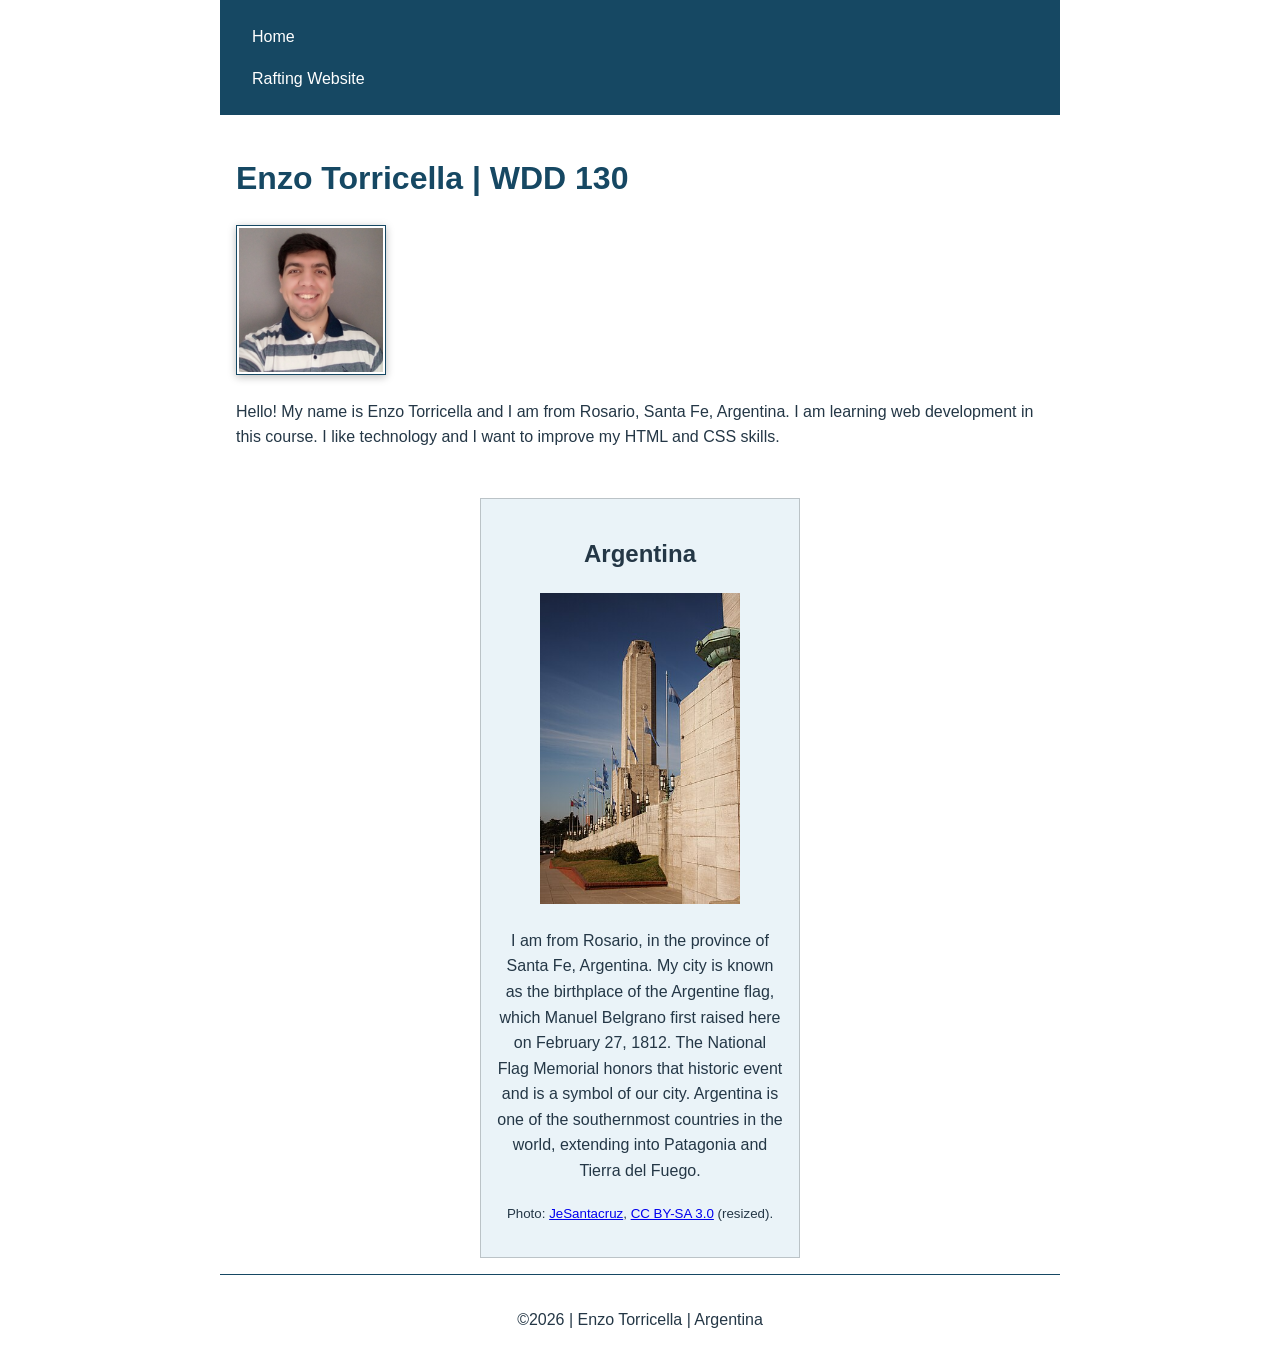
<file: index.html>
<!DOCTYPE html>
<html lang="en">

<head>
    <meta charset="UTF-8">
    <meta name="viewport" content="width=device-width, initial-scale=1.0">
    <title>Enzo Torricella | WDD 130</title>
    <meta name="description" content="Enzo Torricella's WDD 130 course home page, featuring web development assignments, a personal introduction, and information about Argentina.">
    <meta name="author" content="Enzo Torricella">
    <link rel="stylesheet" href="styles/styles.css">
</head>

<body>
    <header>
        <nav>
            <a href="#">Home</a>
            <a href="wwr/">Rafting Website</a>
        </nav>
    </header>
    <main>
        <h1>Enzo Torricella | WDD 130</h1>
        <img src="images/profile.png" alt="Hi, my name is Enzo Torricella" width="150">
        <p>
            Hello! My name is Enzo Torricella and I am from Rosario, Santa Fe, Argentina. I am learning web
            development in this course. I like technology and I want to improve my HTML
            and CSS skills.
        </p>
    </main>
    <aside>
        <h2>Argentina</h2>
        <img src="images/monumento-bandera.jpg" alt="Tower of the National Flag Memorial in Rosario, Santa Fe, Argentina" width="200">
        <p>I am from Rosario, in the province of Santa Fe, Argentina. My city is known as the
            birthplace of the Argentine flag, which Manuel Belgrano first raised here on February 27,
            1812. The National Flag Memorial honors that historic event and is a symbol of our city.
            Argentina is one of the southernmost countries in the world, extending into Patagonia
            and Tierra del Fuego.</p>
        <p><small>Photo: <a href="https://commons.wikimedia.org/wiki/File:A_la_Bandera.JPG">JeSantacruz</a>,
            <a href="https://creativecommons.org/licenses/by-sa/3.0/">CC BY-SA 3.0</a> (resized).</small></p>
    </aside>
    <footer>
        <p>&copy;2026 | Enzo Torricella | Argentina</p>
    </footer>
</body>

</html>
</file>
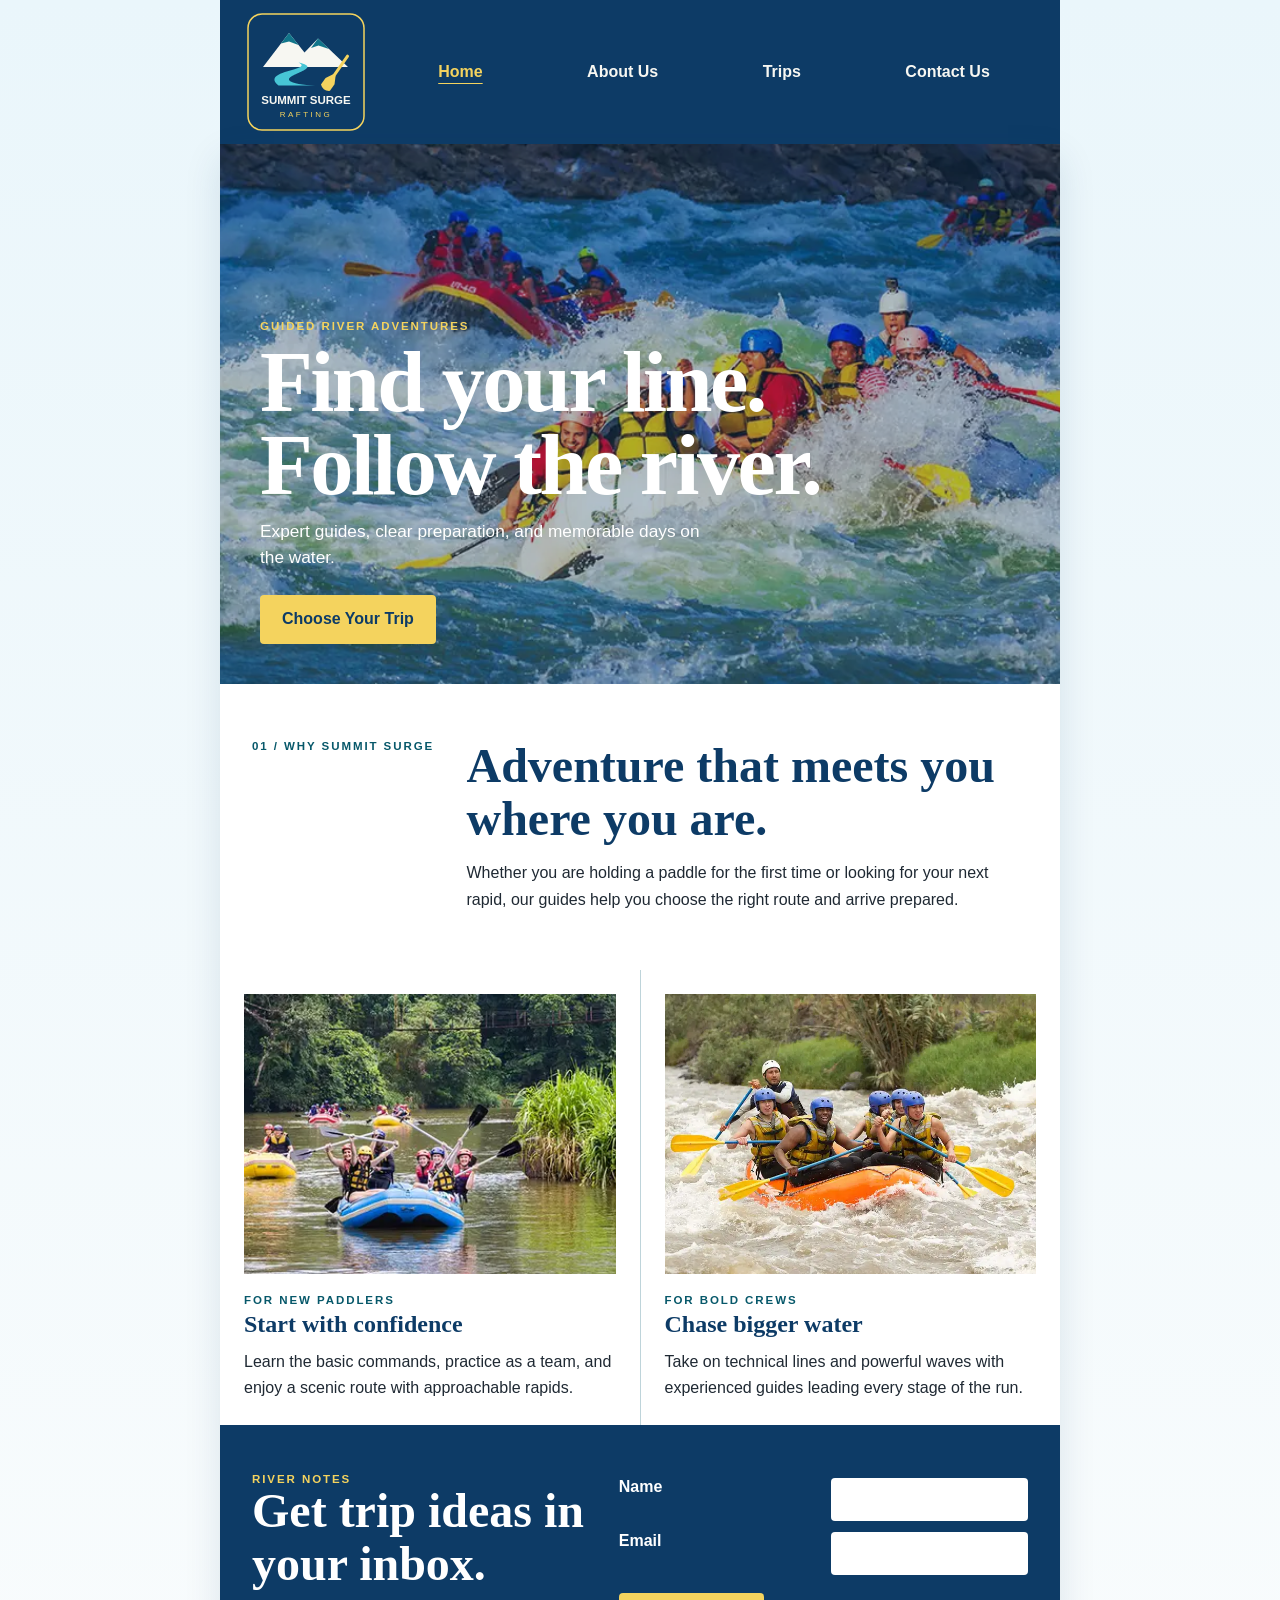
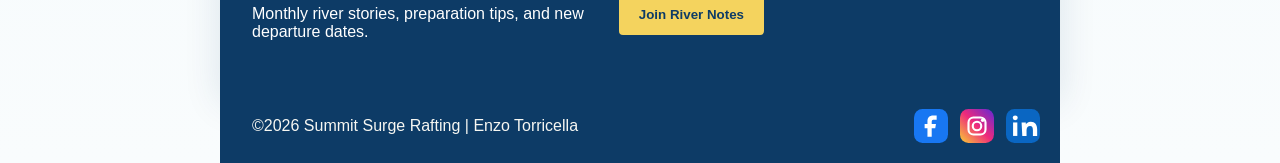
<file: wwr/index.html>
<!DOCTYPE html>
<html lang="en-US">
<head>
    <meta charset="UTF-8">
    <meta name="viewport" content="width=device-width, initial-scale=1.0">
    <meta name="description" content="Plan a guided whitewater rafting adventure with Summit Surge Rafting. Explore river trips for families, first-time paddlers, and experienced crews.">
    <meta name="author" content="Enzo Torricella">
    <title>Summit Surge Rafting | Guided River Adventures</title>
    <link rel="icon" href="images/logo.svg" type="image/svg+xml">
    <link rel="stylesheet" href="styles/rafting.css">
</head>
<body>
    <header>
        <img src="images/logo.svg" alt="Summit Surge Rafting logo">
        <nav aria-label="Primary navigation">
            <ul class="navigation">
                <li><a href="index.html" aria-current="page">Home</a></li>
                <li><a href="about.html">About Us</a></li>
                <li><a href="trips.html">Trips</a></li>
                <li><a href="contact.html">Contact Us</a></li>
            </ul>
        </nav>
    </header>
    <main class="home-page">
        <section class="home-hero">
            <img src="images/hero-rafting.webp" alt="Rafting crews navigating a broad whitewater rapid" width="900" height="465">
            <div class="home-hero-copy">
                <p class="home-kicker">GUIDED RIVER ADVENTURES</p>
                <h1>Find your line.<br>Follow the river.</h1>
                <p>Expert guides, clear preparation, and memorable days on the water.</p>
                <a class="button-link" href="trips.html">Choose Your Trip</a>
            </div>
        </section>
        <section class="home-intro" aria-labelledby="home-intro-title">
            <p class="section-number">01 / WHY SUMMIT SURGE</p>
            <div>
                <h2 id="home-intro-title">Adventure that meets you where you are.</h2>
                <p>Whether you are holding a paddle for the first time or looking for your next rapid, our guides help you choose the right route and arrive prepared.</p>
            </div>
        </section>
        <section class="home-features" aria-label="Our rafting experiences">
            <article>
                <img src="images/adventure-half-day.webp" alt="Rafting groups traveling along a calm tropical river" width="800" height="266">
                <p class="section-number">FOR NEW PADDLERS</p>
                <h2>Start with confidence</h2>
                <p>Learn the basic commands, practice as a team, and enjoy a scenic route with approachable rapids.</p>
            </article>
            <article>
                <img src="images/adventure-rapid-rush.webp" alt="Rafting team paddling through a strong whitewater rapid" width="800" height="534">
                <p class="section-number">FOR BOLD CREWS</p>
                <h2>Chase bigger water</h2>
                <p>Take on technical lines and powerful waves with experienced guides leading every stage of the run.</p>
            </article>
        </section>
        <section class="newsletter" aria-labelledby="newsletter-title">
            <div>
                <p class="section-number">RIVER NOTES</p>
                <h2 id="newsletter-title">Get trip ideas in your inbox.</h2>
                <p>Monthly river stories, preparation tips, and new departure dates.</p>
            </div>
            <form action="#" method="post">
                <label for="newsletter-name">Name</label>
                <input type="text" id="newsletter-name" name="name" autocomplete="name" required>
                <label for="newsletter-email">Email</label>
                <input type="email" id="newsletter-email" name="email" autocomplete="email" required>
                <button type="submit">Join River Notes</button>
            </form>
        </section>
    </main>
    <footer>
        <p>&copy;2026 Summit Surge Rafting | Enzo Torricella</p>
        <nav class="socialmedia" aria-label="Social media">
            <a href="https://facebook.com" aria-label="Facebook"><img src="images/facebook.svg" alt="Facebook icon"></a>
            <a href="https://instagram.com" aria-label="Instagram"><img src="images/instagram.svg" alt="Instagram icon"></a>
            <a href="https://linkedin.com" aria-label="LinkedIn"><img src="images/linkedin.svg" alt="LinkedIn icon"></a>
        </nav>
    </footer>
</body>
</html>
</file>
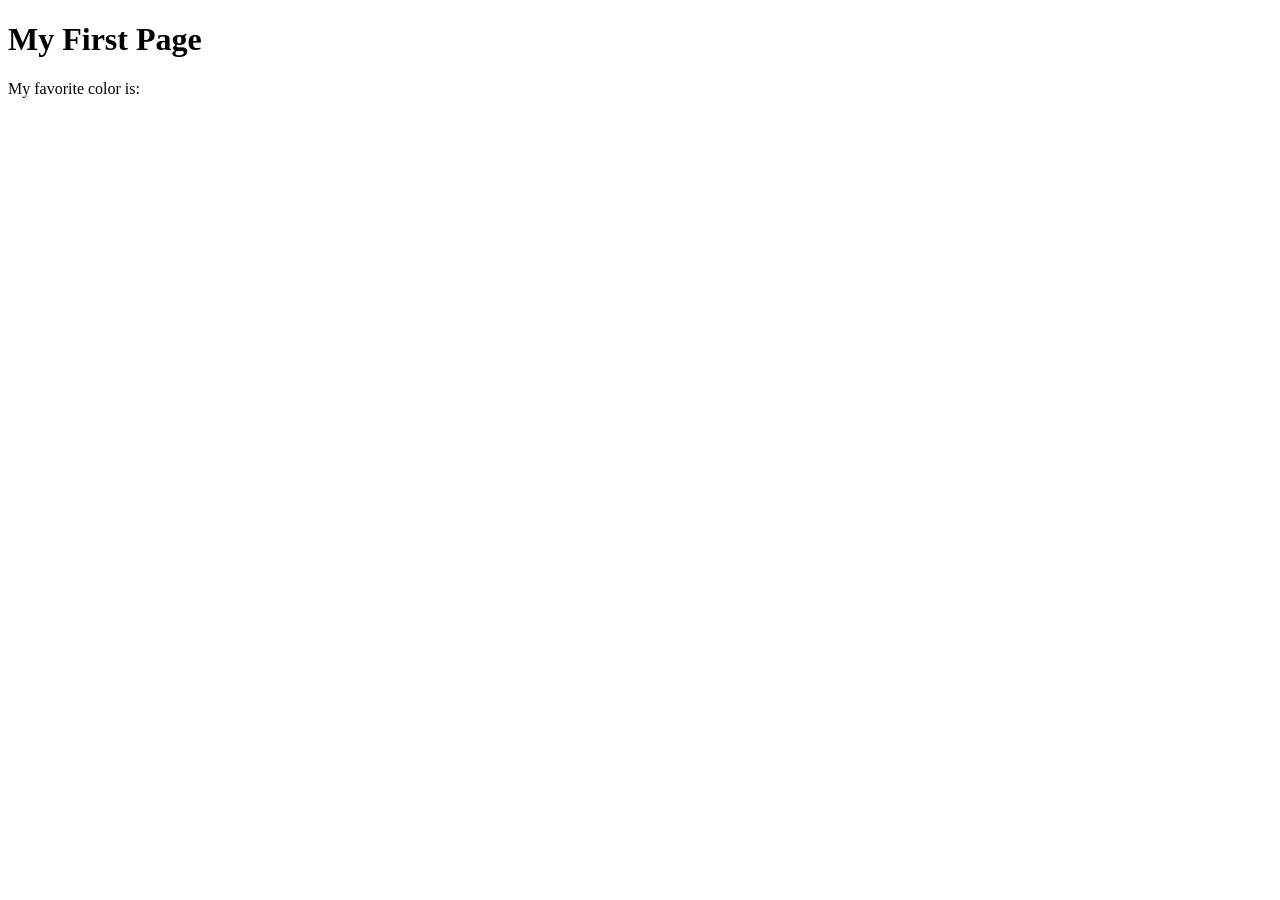
<file: week01/first-page.html>
<!DOCTYPE html>
<html lang="en">
<head>
    <meta charset="UTF-8">
    <meta name="viewport" content="width=device-width, initial-scale=1.0">
    <title>My First Page</title>
</head>
<body>
    <h1>My First Page</h1>
    <p>My favorite color is: </p>
</body>
</html>
</file>
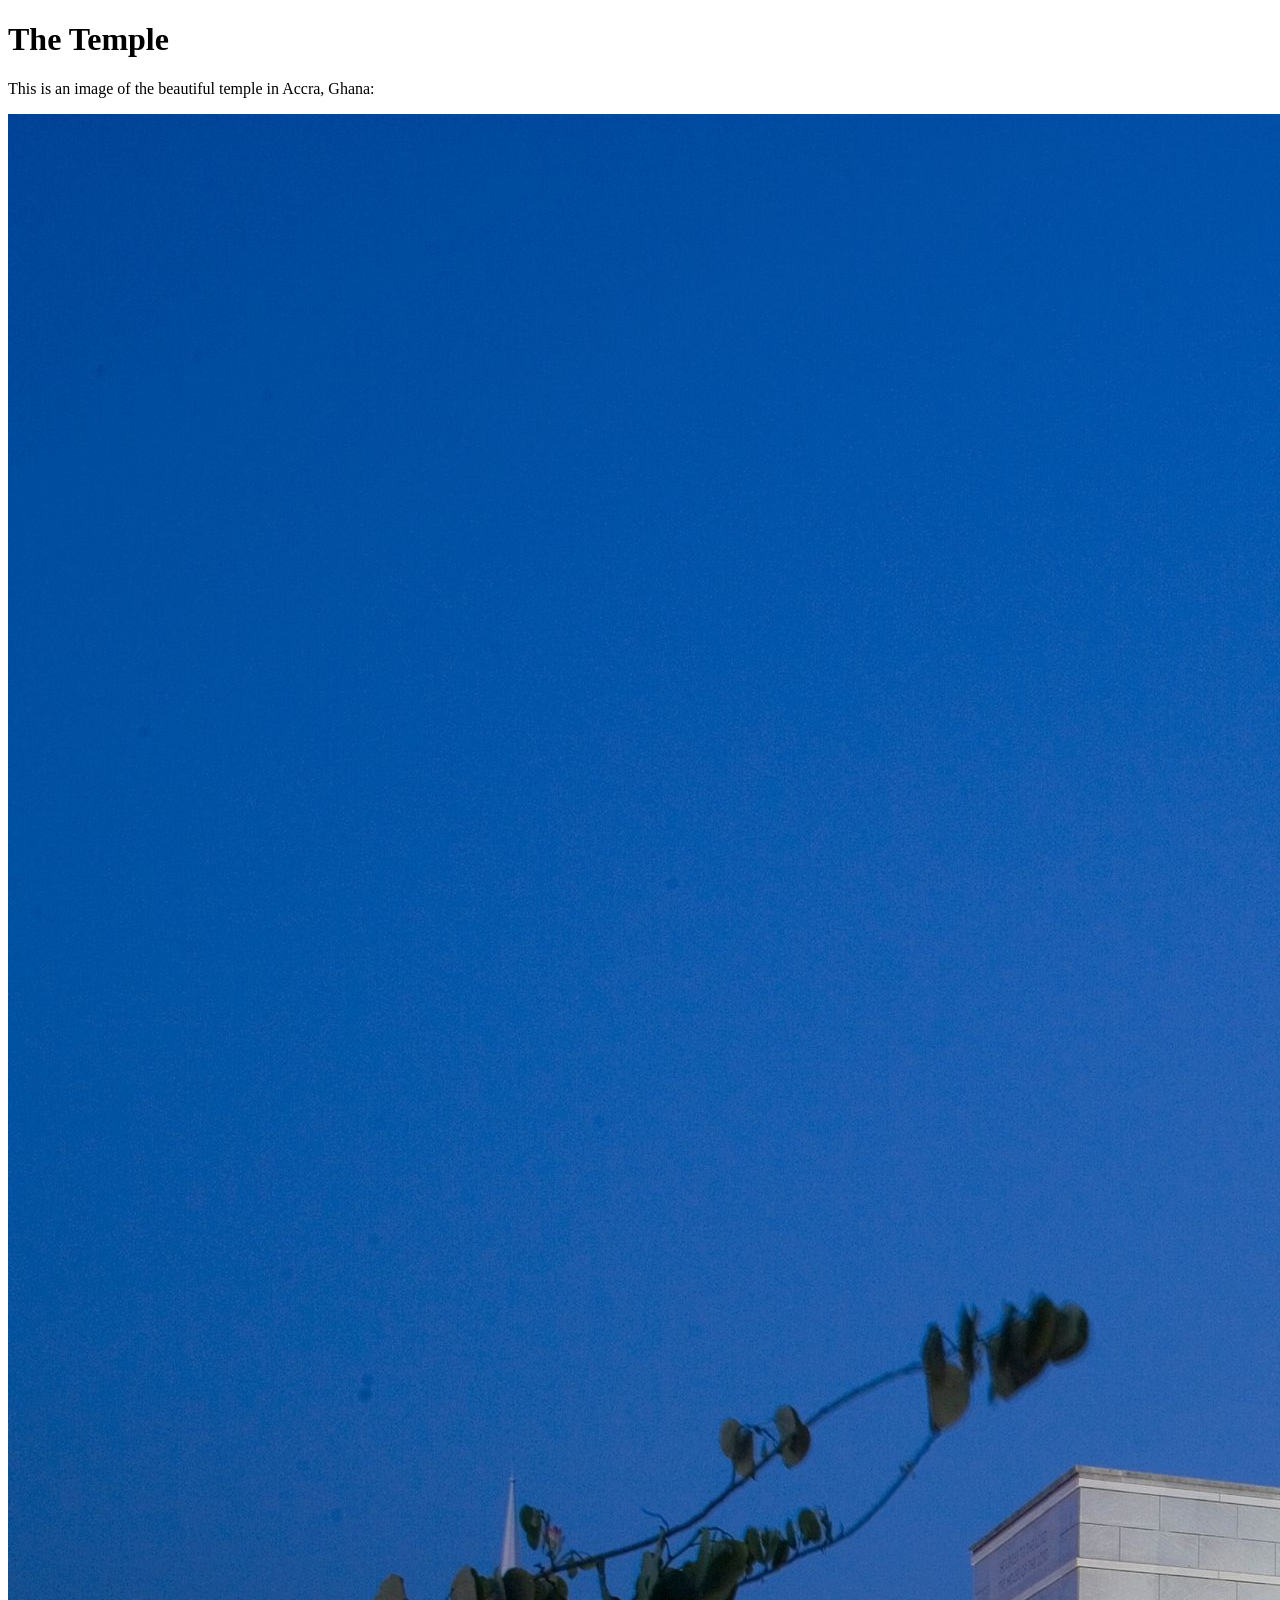
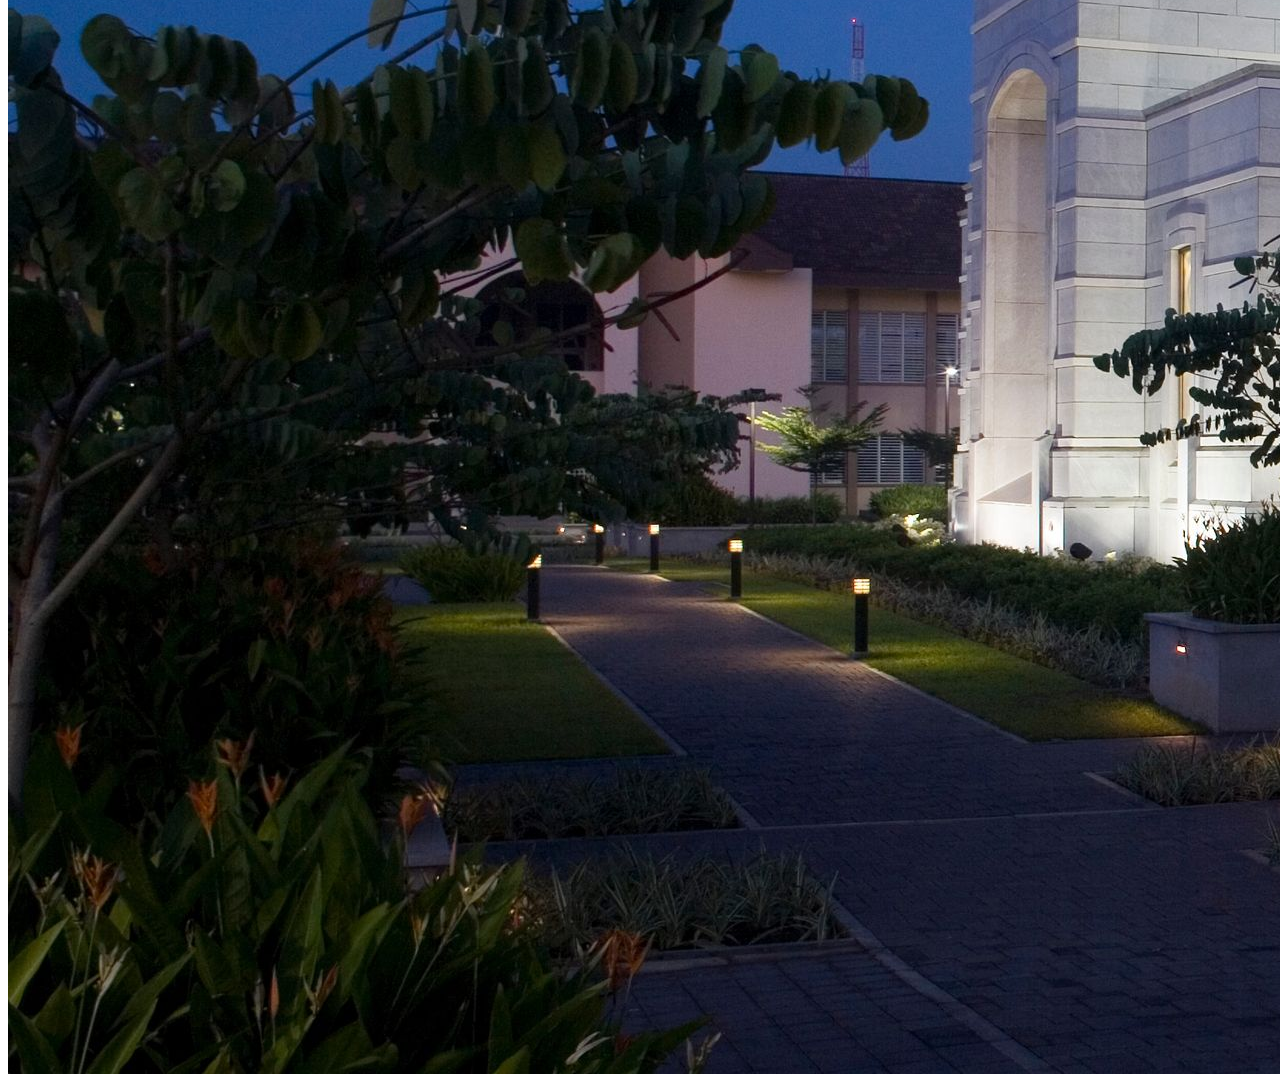
<file: week01/images.html>
<!DOCTYPE html>
<html lang="en">
<head>
    <meta charset="UTF-8">
    <meta name="viewport" content="width=device-width, initial-scale=1.0">
    <title>Temple Image</title>
</head>
<body>
    <h1>The Temple</h1>
    <p>This is an image of the beautiful temple in Accra, Ghana:</p>
    <img src="images/temple-large.jpeg" alt="The Accra Ghana Temple">
    
</body>
</html>
</file>
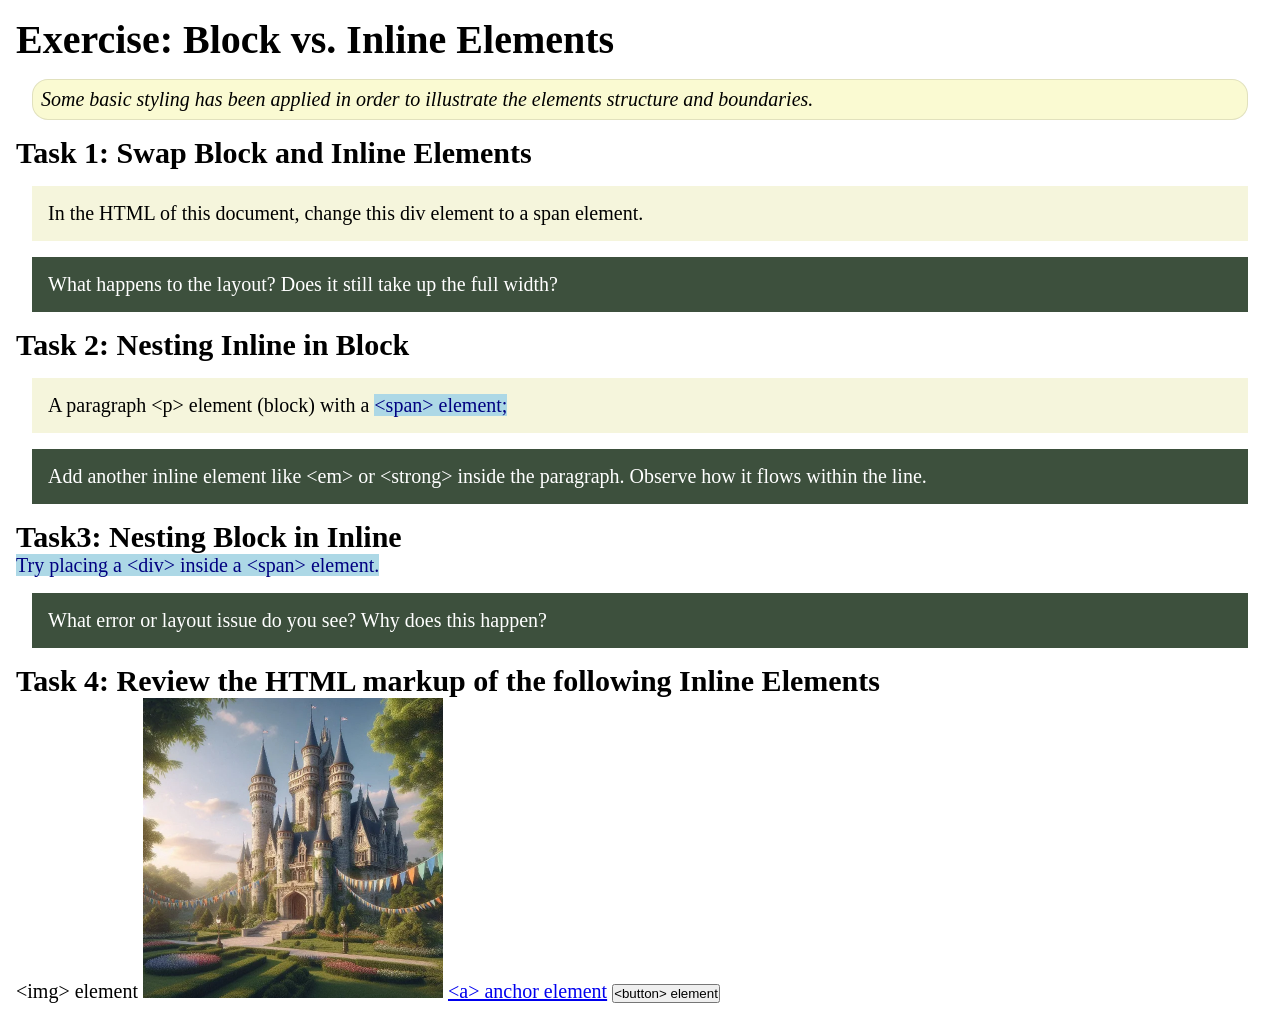
<file: week02/block-vs-inline.html>
<!DOCTYPE html>
<html lang="en">

<head>
    <meta charset="UTF-8">
    <meta name="viewport" content="width=device-width, initial-scale=1.0">
    <title>Exercise: Block vs. Inline Elements</title>
    <link rel="stylesheet" href="styles/block-vs-inline.css">
</head>

<body>
    <main>
        <h1>Exercise: Block vs. Inline Elements</h1>
        <p class="note">Some basic styling has been applied in order to illustrate the elements structure and
            boundaries.</p>

        <h2>Task 1: Swap Block and Inline Elements</h2>
        <div>In the HTML of this document, change this div element to a span element.</div>

        <p class="question">What happens to the layout? Does it still take up the full width?</p>

        <h2>Task 2: Nesting Inline in Block</h2>
        <p>A paragraph &lt;p&gt; element (block) with a <span>&lt;span&gt; element;</span></p>
        <p class="question">Add another inline element like &lt;em&gt; or &lt;strong&gt; inside the paragraph. Observe
            how it flows within the line.</p>

        <h2>Task3: Nesting Block in Inline</h2>
        <span>Try placing a &lt;div&gt; inside a &lt;span&gt; element.</span>
            <p class="question">What error or layout issue do you see? Why does this happen?</p>


            <h2>Task 4: Review the HTML markup of the following Inline Elements</h2>
        &lt;img&gt; element
        <img src="images/castle.webp" alt="placeholder image (images are inline)" width="300" height="300">
        <a href="https://churchofjesuschrist.org">&lt;a&gt; anchor element</a>
        <button type="button">&lt;button&gt; element</button>
    </main>
</body>

</html>
</file>
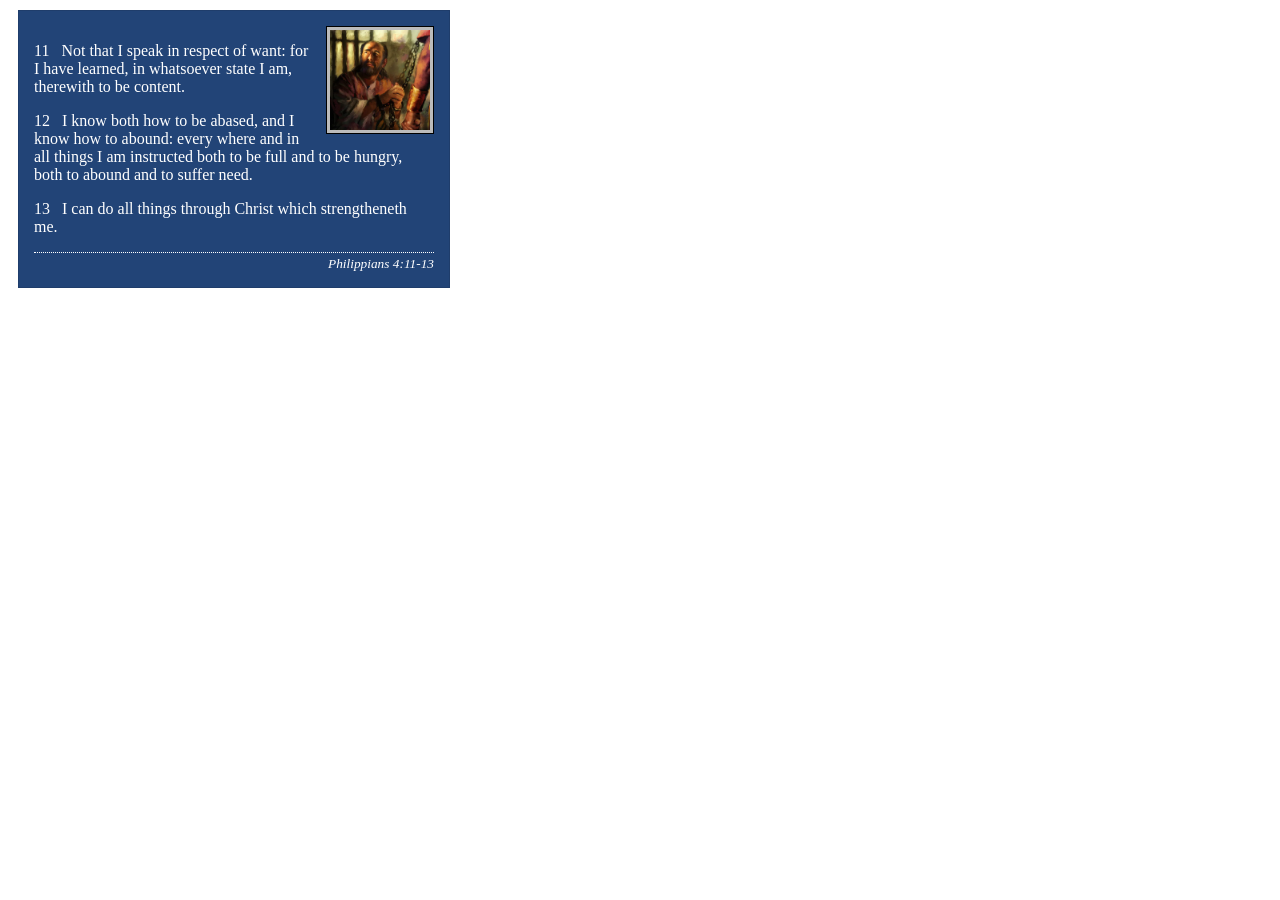
<file: week02/box-model-solution.html>
<!DOCTYPE html>
<html lang="en">
<head>
    <meta charset="UTF-8">
    <meta name="viewport" content="width=device-width, initial-scale=1.0">
    <title>Box Model Activity</title>
    <link rel="stylesheet" href="styles/box-model-solution.css">
</head>
<body>
    <main>
        <div class="callout">
            <img src="images/apostle-paul-imprisoned.webp" alt="Paul the Apostle - Imprisoned in Rome" width="200" height="200">
            <blockquote>
                <p>11 &nbsp; Not that I speak in respect of want: for I have learned, in whatsoever state I am, therewith to be content.</p>
                <p>12 &nbsp; I know both how to be abased, and I know how to abound: every where and in all things I am instructed both to be full and to be hungry, both to abound and to suffer need.</p>
                <p>13 &nbsp; I can do all things through Christ which strengtheneth me.</p>
            </blockquote>
            <cite>Philippians 4:11-13</cite>
        </div>
    </main>
</body>
</html>
</file>
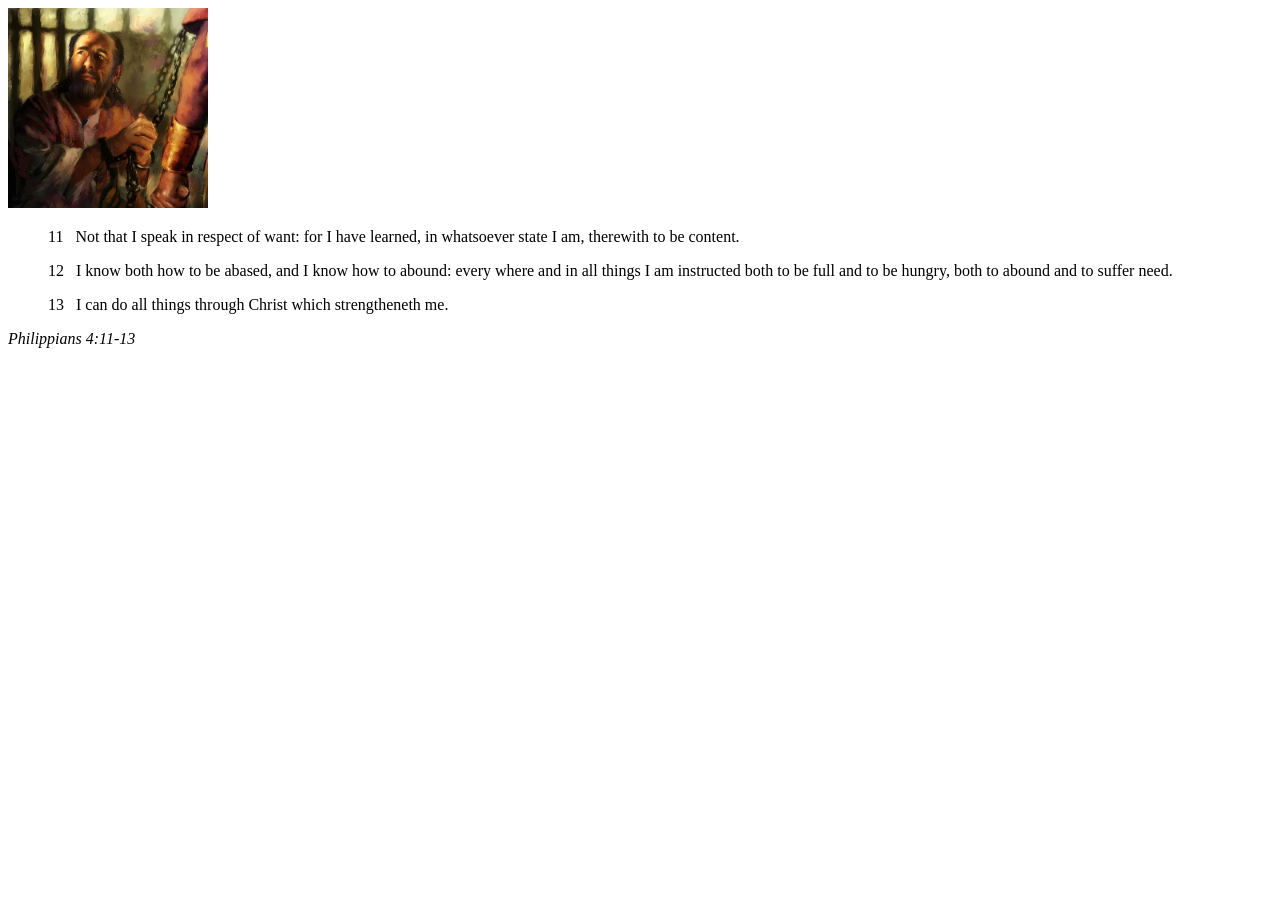
<file: week02/box-model.html>
<!DOCTYPE html>
<html lang="en">
<head>
    <meta charset="UTF-8">
    <meta name="viewport" content="width=device-width, initial-scale=1.0">
    <title>Box Model Activity</title>
</head>
<body>
    <main>
        <div class="callout">
            <img src="images/apostle-paul-imprisoned.webp" alt="Paul the Apostle - Imprisoned in Rome" width="200" height="200">
            <blockquote>
                <p>11 &nbsp; Not that I speak in respect of want: for I have learned, in whatsoever state I am, therewith to be content.</p>
                <p>12 &nbsp; I know both how to be abased, and I know how to abound: every where and in all things I am instructed both to be full and to be hungry, both to abound and to suffer need.</p>
                <p>13 &nbsp; I can do all things through Christ which strengtheneth me.</p>
            </blockquote>
            <cite>Philippians 4:11-13</cite>
        </div>
    </main>
</body>
</html>
</file>
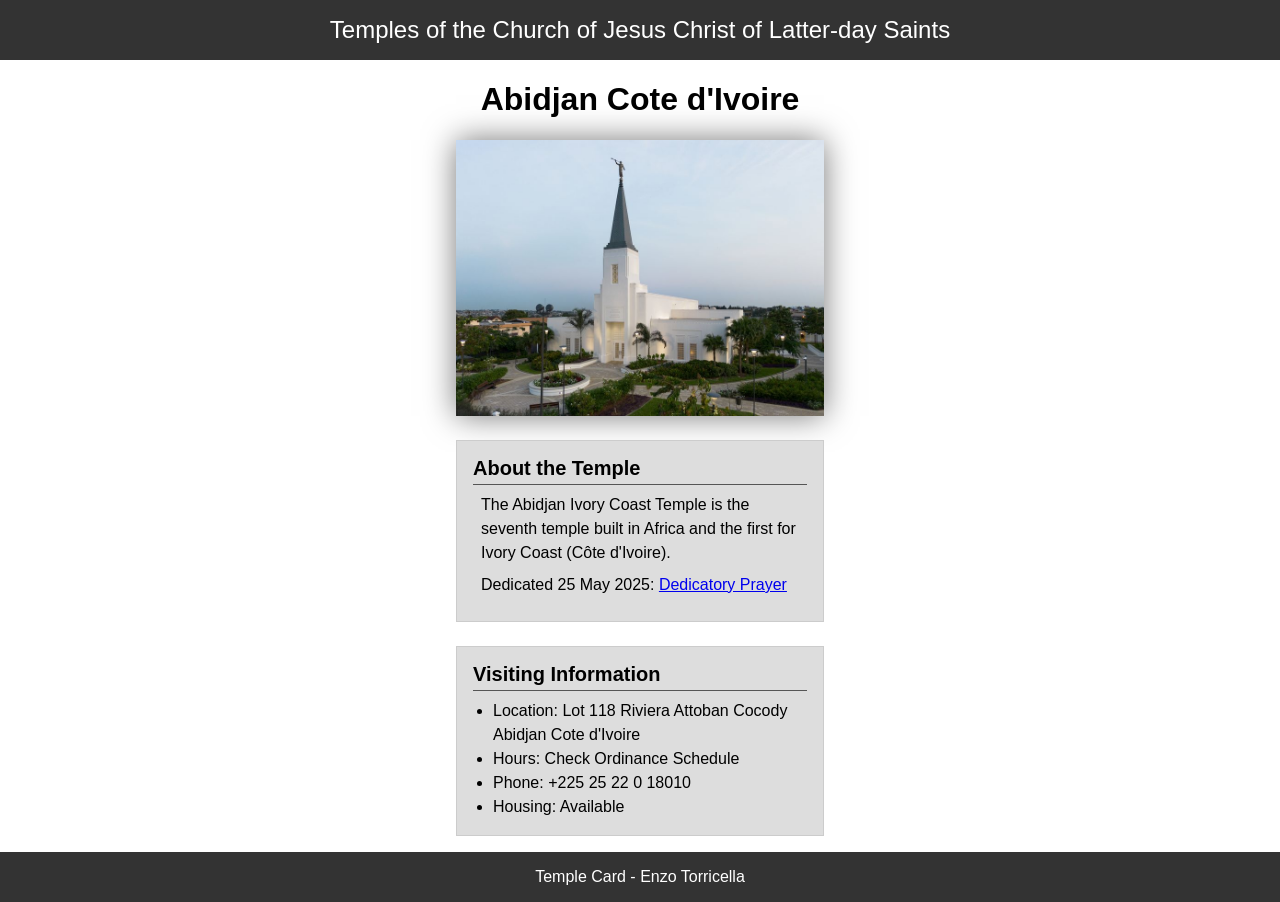
<file: week02/temple.html>
<!DOCTYPE html>
<html lang="en">

<head>
    <meta charset="UTF-8">
    <meta name="viewport" content="width=device-width, initial-scale=1.0">
    <title>Temple Card - Abidjan Cote d'Ivoire</title>
    <link rel="stylesheet" href="styles/temple.css">
</head>

<body>
    <header>
        <p>Temples of the Church of Jesus Christ of Latter-day Saints</p>
    </header>
    <main>
        <h1>Abidjan Cote d'Ivoire</h1>
        <picture>
            <img src="images/abidjan-ivory-coast.jpeg" alt="Abidjan Cote d'Ivoire Temple">
        </picture>
        <section>
            <h2>About the Temple</h2>
            <p>The Abidjan Ivory Coast Temple is the seventh temple built in Africa and the first for Ivory Coast (Côte
                d'Ivoire).</p>
            <p>Dedicated 25 May 2025: <a
                    href="https://www.churchofjesuschrist.org/temples/dedicatory-prayer/abidjan-ivory-coast-temple/2025-05-25?lang=eng"
                    target="_blank" rel="noopener noreferrer">Dedicatory Prayer</a></p>
        </section>
        <section>
            <h2>Visiting Information</h2>
            <ul>
                <li>Location: Lot 118 Riviera Attoban Cocody Abidjan Cote d'Ivoire</li>
                <li>Hours: Check Ordinance Schedule</li>
                <li>Phone: +225 25 22 0 18010</li>
                <li>Housing: Available</li>
            </ul>
        </section>
    </main>
    <footer>
        <p>Temple Card - Enzo Torricella</p>
    </footer>
</body>

</html>
</file>
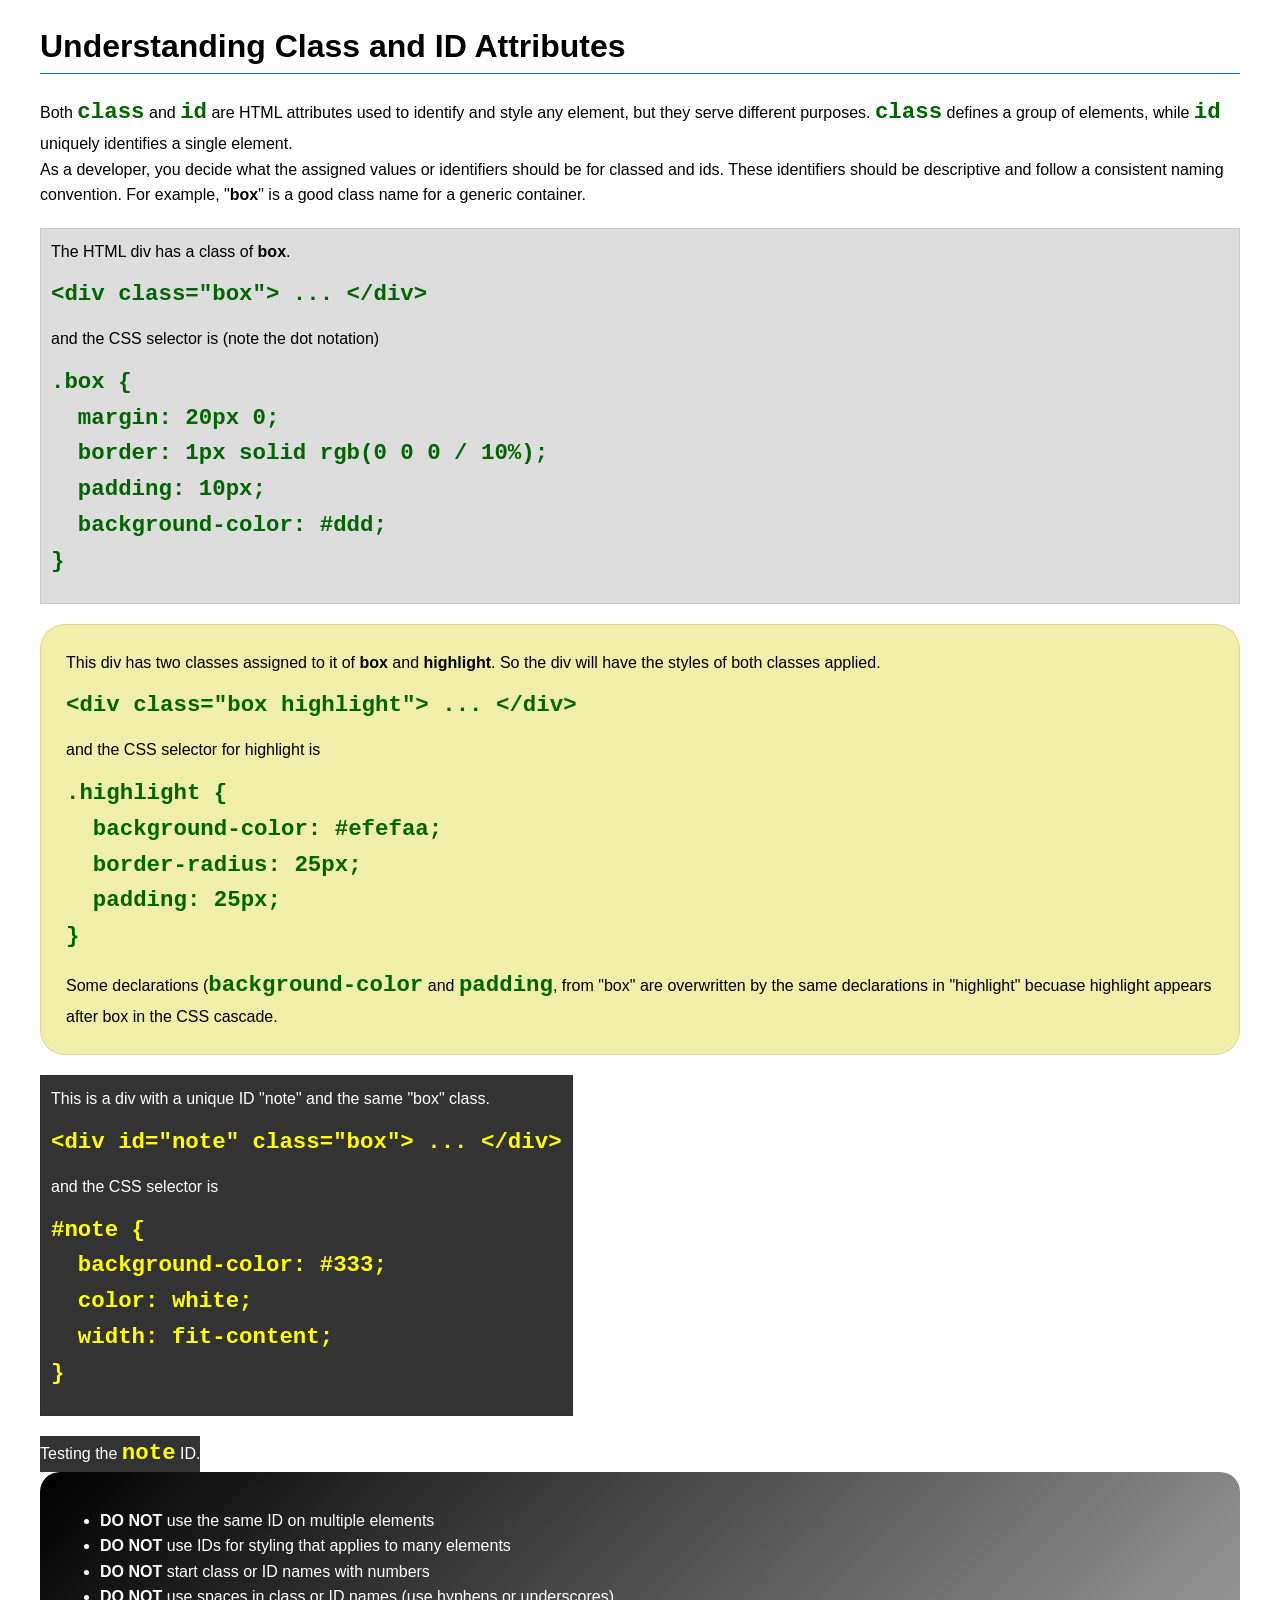
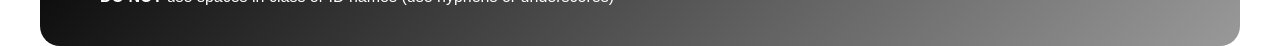
<file: week03/class-and-id.html>
<!DOCTYPE html>
<html lang="en">

<head>
    <meta charset="UTF-8">
    <meta name="viewport" content="width=device-width, initial-scale=1.0">
    <title>Class vs ID Attributes</title>
    <link rel="stylesheet" href="styles/class-and-id.css">
</head>

<body>
    <h1>Understanding Class and ID Attributes</h1>
    <p>Both <code>class</code> and <code>id</code> are HTML attributes used to identify and style any element, but they
        serve different purposes. <code>class</code> defines a group of elements, while <code>id</code> uniquely
        identifies a single element.</p>
    <p>As a developer, you decide what the assigned values or identifiers should be for classed and ids. These
        identifiers should be
        descriptive and follow a consistent naming convention. For example, "<strong>box</strong>" is a good class name
        for a generic container.</p>
    <div class="box">
        <p>The HTML div has a class of <strong>box</strong>.</p>
        <pre><code class="html">&lt;div class="box"&gt; ... &lt;/div&gt;</code></pre>
        and the CSS selector is (note the dot notation)
        <pre><code class="css">.box {
  margin: 20px 0;
  border: 1px solid rgb(0 0 0 / 10%);
  padding: 10px;
  background-color: #ddd; 
}</code></pre>
    </div>

    <div class="box highlight">
        <p>This div has two classes assigned to it of <strong>box</strong> and <strong>highlight</strong>. So the div
            will have the styles of both classes applied.</p>
        <pre><code class="html">&lt;div class="box highlight"&gt; ... &lt;/div&gt;</code></pre>
        and the CSS selector for highlight is
        <pre><code class="css">.highlight {
  background-color: #efefaa;
  border-radius: 25px;
  padding: 25px;
}</code></pre>
<p>Some declarations (<code>background-color</code> and <code>padding</code>, from "box" are overwritten by the same declarations in "highlight" becuase highlight appears after box in the CSS cascade.</p>
    </div>

    <div id="note" class="box">
        <p>This is a div with a unique ID "note" and the same "box" class.</p>
        <pre><code class="html">&lt;div id="note" class="box"&gt; ... &lt;/div&gt;</code></pre>
        and the CSS selector is
        <pre><code class="css">#note {
  background-color: #333;
  color: white;
  width: fit-content;
}</code></pre>
    </div>

    <div id="note">
        <p>Testing the <code>note</code> ID.</p>
    </div>

    <section id="best-practice">
        <ul>
            <li><strong>DO NOT</strong> use the same ID on multiple elements</li>
            <li><strong>DO NOT</strong> use IDs for styling that applies to many elements</li>
            <li><strong>DO NOT</strong> start class or ID names with numbers</li>
            <li><strong>DO NOT</strong> use spaces in class or ID names (use hyphens or underscores)</li>
        </ul>
    </section>




</body>

</html>
</file>
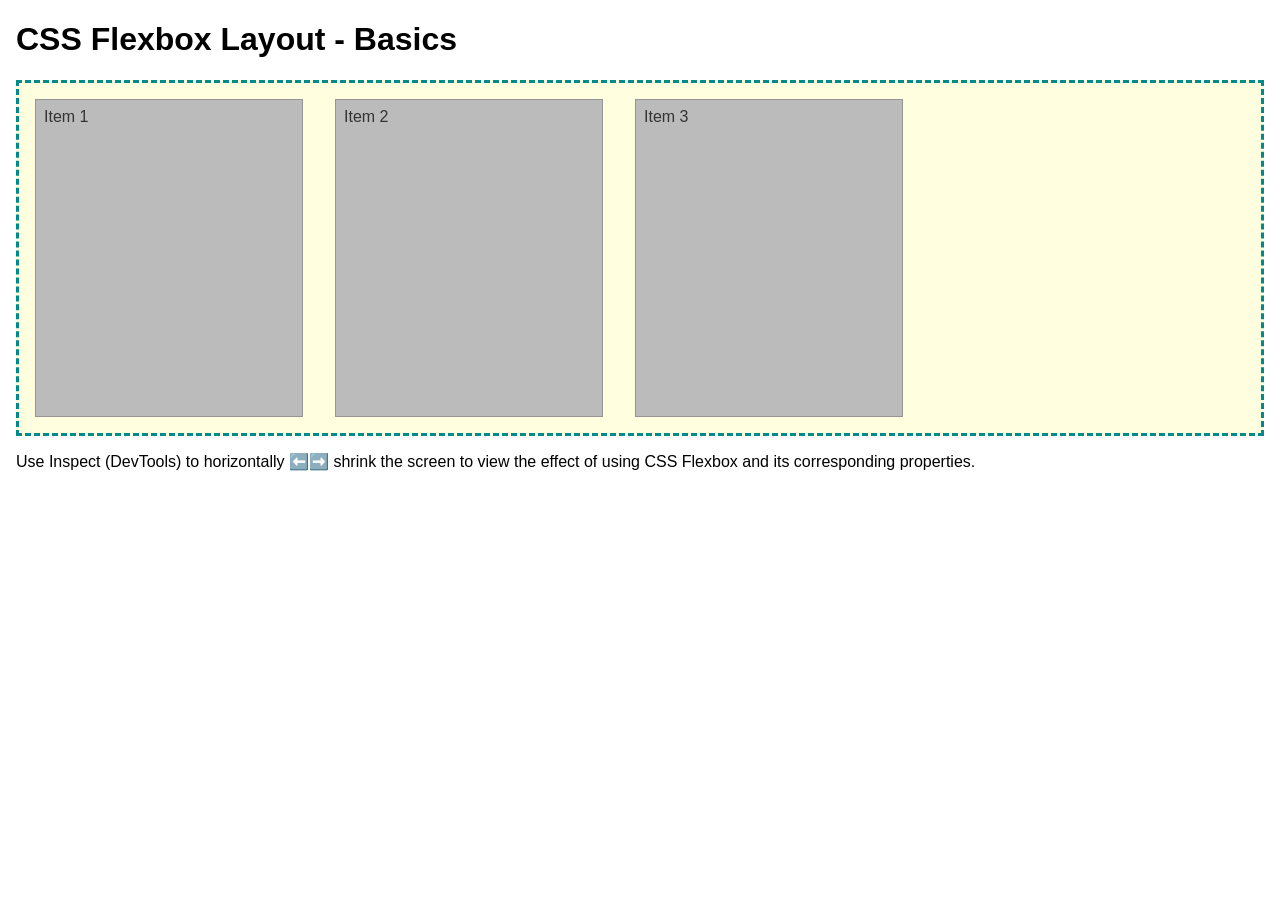
<file: week04/flexbox-layout.html>
<!DOCTYPE html>
<html lang="en">
<head>
    <meta charset="UTF-8">
    <meta name="viewport" content="width=device-width, initial-scale=1.0">
    <title>CSS Flexbox Layout - Basics</title>
    <link rel="stylesheet" href="styles/flexbox.css">
</head>
<body>
    <main>
        <h1>CSS Flexbox Layout - Basics</h1>
        <div class="flex-container">
            <div class="flex-item item1">Item 1</div>
            <div class="flex-item item2">Item 2</div>
            <div class="flex-item item3">Item 3</div>
        </div>
        <p>Use Inspect (DevTools) to horizontally ⬅️➡️ shrink the screen to view the effect of using CSS Flexbox and its corresponding properties.</p>
    </main>
</body>
</html>
</file>
<file: styles/styles.css>
* {
    box-sizing: border-box;
}

body {
    margin: 0;
    font-family: Arial, Helvetica, sans-serif;
    color: #243746;
    background-color: #fff;
    line-height: 1.6;
}

header,
main,
footer {
    max-width: 840px;
    margin-right: auto;
    margin-left: auto;
}

nav {
    background-color: #164863;
    padding: 1rem;
}

nav a {
    display: block;
    padding: 0.5rem 1rem;
    color: #fff;
    text-decoration: none;
}

nav a:hover,
nav a:focus-visible {
    text-decoration: underline;
}

main {
    max-width: 840px;
    padding: 1rem;
}

h1 {
    color: #164863;
}

main img {
    width: 150px;
    height: auto;
    border: 1px solid #164863;
    padding: 2px;
    box-shadow: 0 2px 8px #bbb;
}

p {
    padding: 0;
}

aside {
    width: 20rem;
    max-width: calc(100% - 2rem);
    margin: 1rem auto;
    border: 1px solid rgb(0 0 0 / 0.2);
    padding: 1rem;
    background-color: #eaf3f8;
    color: #243746;
    text-align: center;
}

aside img {
    width: 200px;
    max-width: 100%;
    height: auto;
}

footer {
    margin-top: 15px;
    border-top: 1px solid #164863;
    padding: 1rem;
    text-align: center;
}
</file>
<file: wwr/styles/rafting.css>
:root {
    --primary-color: #0d3b66;
    --secondary-color: #f4d35e;
    --accent1-color: #11758a;
    --accent2-color: #f7f7f2;
    --heading-font: Georgia, "Times New Roman", serif;
    --body-font: "Trebuchet MS", Verdana, sans-serif;
    --text-dark: #1f2933;
    --surface-color: #ffffff;
}

* {
    margin: 0;
    padding: 0;
    box-sizing: border-box;
}

body {
    font-family: var(--body-font);
    color: var(--text-dark);
    background: linear-gradient(180deg, #eaf6fb 0%, #f9fcfd 100%);
}

header,
main,
footer {
    width: min(100%, 840px);
    margin: 0 auto;
}

header {
    display: grid;
    grid-template-columns: 140px 1fr;
    align-items: center;
    gap: 0.5rem;
    padding: 0.75rem 1rem;
    background-color: var(--primary-color);
}

header img {
    width: 120px;
    height: auto;
    justify-self: center;
}

nav {
    padding: 0.25rem;
}

.navigation {
    display: flex;
    justify-content: space-around;
    align-items: center;
    gap: 0.25rem;
    list-style: none;
}

.navigation a {
    display: block;
    padding: 0.6rem 0.75rem;
    color: var(--accent2-color);
    text-decoration: none;
    font-weight: 700;
}

.navigation a:hover,
.navigation a:focus-visible {
    background-color: rgba(244, 211, 94, 0.2);
    border-radius: 999px;
    outline: none;
}

.navigation a[aria-current="page"] {
    color: var(--secondary-color);
    text-decoration: underline;
    text-underline-offset: 0.4rem;
}

main {
    background-color: var(--surface-color);
    box-shadow: 0 14px 35px rgba(13, 59, 102, 0.12);
}

main a {
    color: var(--accent1-color);
}

h1,
h2 {
    font-family: var(--heading-font);
}

section,
article,
footer p {
    padding: 1rem;
}

.visually-hidden {
    position: absolute;
    width: 1px;
    height: 1px;
    padding: 0;
    margin: -1px;
    overflow: hidden;
    clip-path: inset(50%);
    white-space: nowrap;
    border: 0;
}

.hero {
    position: relative;
}

.hero > img {
    display: block;
    width: 100%;
    height: 460px;
    object-fit: cover;
}

.hero h1 {
    position: absolute;
    top: 1.5rem;
    left: 0;
    width: 100%;
    padding: 1rem;
    text-align: center;
    color: var(--accent2-color);
    background-color: rgba(13, 59, 102, 0.8);
    letter-spacing: 1px;
}

.hero article {
    position: absolute;
    right: 1.5rem;
    bottom: 1.5rem;
    max-width: 520px;
    background-color: rgba(247, 247, 242, 0.93);
    border-left: 6px solid var(--secondary-color);
    box-shadow: 0 10px 25px rgba(0, 0, 0, 0.18);
}

.hero article img {
    float: right;
    width: 140px;
    margin-left: 1rem;
    border-radius: 0.5rem;
}

.hero article p {
    line-height: 1.6;
    font-weight: 600;
}

.history {
    display: grid;
    grid-template-columns: 1fr 220px 1fr;
    align-items: center;
    gap: 1rem;
    padding: 1.5rem 1rem 0.5rem;
}

.history h2,
.adventures h2 {
    grid-column: 1 / -1;
    text-align: center;
    color: var(--primary-color);
    margin-bottom: 0.5rem;
}

.history p {
    line-height: 1.7;
}

.history img {
    width: 100%;
    border-radius: 0.75rem;
    box-shadow: 0 10px 24px rgba(17, 117, 138, 0.16);
}

.adventures {
    padding: 1rem 1rem 2rem;
}

.placeholder-page {
    display: grid;
    place-items: center;
    min-height: 340px;
}

.placeholder-page section {
    max-width: 620px;
    text-align: center;
}

.placeholder-page h1 {
    color: var(--primary-color);
    margin-bottom: 0.75rem;
}

.placeholder-page p {
    line-height: 1.7;
}

.home-page,
.trips-page { overflow: hidden; }

.home-hero { position: relative; min-height: 540px; padding: 0; background-color: var(--primary-color); }
.home-hero > img { display: block; width: 100%; height: 540px; object-fit: cover; opacity: 0.68; }
.home-hero-copy { position: absolute; left: 2.5rem; bottom: 2.5rem; max-width: 570px; color: white; }
.home-kicker,
.section-number { color: #07586a; font-size: 0.72rem; font-weight: 700; letter-spacing: 0.12rem; }
.home-hero-copy .home-kicker { color: var(--secondary-color); }
.home-hero-copy h1 { margin: 0.55rem 0 0.75rem; font-size: clamp(3rem, 8vw, 5.4rem); line-height: 0.96; letter-spacing: -0.16rem; }
.home-hero-copy > p:not(.home-kicker) { max-width: 450px; margin-bottom: 1.5rem; font-size: 1.08rem; line-height: 1.5; }
.button-link { display: inline-block; padding: 0.85rem 1.25rem; color: var(--primary-color); background-color: var(--secondary-color); border: 2px solid var(--secondary-color); border-radius: 0.25rem; text-decoration: none; font-weight: 700; }
.button-link:hover,
.button-link:focus-visible { color: white; background-color: var(--primary-color); outline: 3px solid white; outline-offset: 3px; }
.home-intro { display: grid; grid-template-columns: 0.65fr 2fr; gap: 2rem; align-items: start; padding: 3.5rem 2rem; }
.home-intro h2,
.newsletter h2,
.trip-table-section h2,
.trip-cta h2 { margin-bottom: 0.85rem; color: var(--primary-color); font-size: clamp(2rem, 5vw, 3rem); line-height: 1.1; }
.home-intro p:last-child { max-width: 570px; line-height: 1.7; }
.home-features { display: grid; grid-template-columns: 1fr 1fr; gap: 1px; padding: 0; background-color: #bed4da; }
.home-features article { padding: 1.5rem; background-color: white; }
.home-features img { display: block; width: 100%; height: 280px; margin-bottom: 1.25rem; object-fit: cover; }
.home-features h2 { margin: 0.35rem 0 0.65rem; color: var(--primary-color); }
.home-features article > p:last-child { line-height: 1.65; }
.newsletter { display: grid; grid-template-columns: 0.9fr 1.1fr; gap: 2rem; align-items: center; padding: 3rem 2rem; color: white; background-color: var(--primary-color); }
.newsletter .section-number { color: var(--secondary-color); }
.newsletter h2 { color: white; }
.newsletter form { display: grid; grid-template-columns: 1fr 1fr; gap: 0.65rem 1rem; }
.newsletter label { font-weight: 700; }
.newsletter input { width: 100%; padding: 0.75rem; color: var(--text-dark); background-color: white; border: 2px solid transparent; border-radius: 0.25rem; }
.newsletter input:focus { border-color: var(--secondary-color); outline: none; }
.newsletter button { grid-column: 1 / -1; justify-self: start; margin-top: 0.5rem; padding: 0.85rem 1.25rem; color: var(--primary-color); background-color: var(--secondary-color); border: 0; border-radius: 0.25rem; font-weight: 700; cursor: pointer; }
.newsletter button:hover,
.newsletter button:focus-visible { background-color: white; outline: 3px solid var(--secondary-color); outline-offset: 3px; }
.trips-heading { padding: 4rem 2rem 3rem; color: white; background-color: var(--primary-color); }
.trips-heading .section-number { color: var(--secondary-color); }
.trips-heading h1 { margin: 0.4rem 0 1rem; font-size: clamp(3rem, 8vw, 5rem); line-height: 1; }
.trips-heading > p:not(.section-number) { max-width: 580px; margin-bottom: 1.5rem; line-height: 1.7; }
.trip-list { padding: 2rem; }
.trip-card { display: grid; grid-template-columns: minmax(230px, 0.85fr) 1.15fr; gap: 2rem; align-items: center; padding: 2rem 0; border-bottom: 1px solid #c7d9df; }
.trip-card-reverse img { grid-column: 2; grid-row: 1; }
.trip-card-reverse div { grid-column: 1; grid-row: 1; }
.trip-card img { display: block; width: 100%; height: 280px; object-fit: cover; }
.trip-card h2 { margin: 0.45rem 0 0.75rem; color: var(--primary-color); font-size: 2rem; }
.trip-card p:not(.section-number) { line-height: 1.65; }
.trip-card ul { display: grid; gap: 0.4rem; margin: 1rem 0 0 1.2rem; }
.trip-table-section { padding: 3rem 2rem; background-color: #eff8fb; }
.table-scroll { overflow-x: auto; margin-top: 1.5rem; }
table { width: 100%; min-width: 610px; border-collapse: collapse; background-color: white; }
th,
td { padding: 0.95rem; border-bottom: 1px solid #c7d9df; text-align: left; }
thead th { color: white; background-color: var(--primary-color); }
tbody tr:nth-child(even) { background-color: #f7fbfc; }
.table-note { margin-top: 0.8rem; font-size: 0.82rem; }
.trip-cta { padding: 3.5rem 2rem; text-align: center; }
.trip-cta p:not(.section-number) { max-width: 590px; margin: 0 auto 1.5rem; line-height: 1.65; }

.contact-page { padding-bottom: 2rem; }

.contact-intro {
    padding: 3rem 2rem 2rem;
    text-align: center;
    background: linear-gradient(135deg, #eaf6fb, #ffffff);
    border-bottom: 1px solid #d0e5eb;
}

.contact-intro h1 {
    margin: 0.35rem 0 0.75rem;
    color: var(--primary-color);
    font-size: clamp(2.2rem, 6vw, 3.5rem);
}

.contact-intro > p:last-child {
    max-width: 650px;
    margin: 0 auto;
    line-height: 1.7;
}

.contact-kicker {
    color: #07586a;
    font-size: 0.75rem;
    font-weight: 700;
    letter-spacing: 0.12rem;
}

.contact-details {
    display: grid;
    grid-template-columns: 0.85fr 1.15fr;
    gap: 1.5rem;
    align-items: stretch;
    padding: 2rem;
}

.company-details {
    padding: 1.5rem;
    background-color: #eff8fb;
    border-left: 6px solid var(--secondary-color);
}

.company-details h2,
.employees h2,
.inquiry h2 {
    color: var(--primary-color);
    margin-bottom: 1rem;
}

.company-details address {
    font-style: normal;
    line-height: 1.8;
}

.company-details p { margin-top: 1rem; line-height: 1.5; }

.contact-map {
    width: 100%;
    min-height: 290px;
    border: 1px solid #a9c8d1;
}

.employees { padding: 1rem 2rem 2.5rem; }
.employees > h2 { text-align: center; }
.employee-grid {
    display: grid;
    grid-template-columns: repeat(3, minmax(0, 320px));
    justify-content: center;
    gap: 1.5rem;
    max-width: 1050px;
    margin: 0 auto;
}
.employee-grid figure { overflow: hidden; background: #eff8fb; border: 1px solid #d0e5eb; border-radius: 0.75rem; }
.employee-grid img { display: block; width: 100%; aspect-ratio: 1 / 1; object-fit: cover; }
.employee-one { object-position: left center; }
.employee-two { object-position: center center; }
.employee-three { object-position: right center; }
.employee-grid figcaption { display: grid; gap: 0.25rem; padding: 0.9rem; color: var(--primary-color); text-align: center; }
.employee-grid figcaption span { color: var(--text-dark); font-size: 0.85rem; }

.inquiry {
    display: grid;
    grid-template-columns: 0.75fr 1.25fr;
    gap: 2rem;
    margin: 0 2rem;
    padding: 2rem;
    background: var(--primary-color);
    color: var(--accent2-color);
}

.inquiry-heading p { line-height: 1.6; }
.inquiry .contact-kicker { color: var(--secondary-color); }
.inquiry h2 { color: white; font-size: 2rem; }
.inquiry form { display: grid; gap: 0.65rem; }
.inquiry label, .inquiry legend { font-weight: 700; }
.inquiry input[type="text"],
.inquiry input[type="email"],
.inquiry textarea {
    width: 100%;
    padding: 0.75rem;
    color: var(--text-dark);
    background: white;
    border: 2px solid transparent;
    border-radius: 0.35rem;
}

.inquiry input:focus,
.inquiry textarea:focus { border-color: var(--secondary-color); outline: none; }
.inquiry fieldset { display: grid; gap: 0.6rem; margin: 0.4rem 0; padding: 1rem; border: 1px solid #aac3d7; }
.inquiry fieldset label, .inquiry .newsletter { display: flex; gap: 0.6rem; align-items: center; font-weight: 400; }
.inquiry input[type="radio"], .inquiry input[type="checkbox"] { width: 1.15rem; height: 1.15rem; accent-color: var(--secondary-color); }
.inquiry button { justify-self: start; margin-top: 0.5rem; padding: 0.85rem 1.4rem; color: var(--primary-color); background: var(--secondary-color); border: 0; border-radius: 0.35rem; font-weight: 700; cursor: pointer; }
.inquiry button:hover, .inquiry button:focus-visible { background: white; outline: 3px solid var(--secondary-color); outline-offset: 3px; }

.adventure-gallery {
    display: grid;
    grid-template-columns: repeat(5, 1fr);
    gap: 0.75rem;
}

.adventure-gallery figure {
    background-color: #eff8fb;
    border: 1px solid #d0e5eb;
    border-radius: 0.75rem;
    overflow: hidden;
}

.adventure-gallery img {
    display: block;
    width: 100%;
    aspect-ratio: 1 / 1;
    object-fit: cover;
}

.adventure-gallery figcaption {
    padding: 0.75rem 0.5rem 0.9rem;
    text-align: center;
    font-weight: 700;
    color: var(--primary-color);
}

footer {
    display: flex;
    justify-content: space-between;
    align-items: center;
    gap: 1rem;
    padding: 0.75rem 1rem;
    background-color: var(--primary-color);
    color: var(--accent2-color);
}

.socialmedia {
    display: flex;
    justify-content: flex-end;
    align-items: center;
    gap: 0.75rem;
}

.socialmedia a {
    text-decoration: none;
}

.socialmedia img {
    display: block;
    width: 34px;
    height: 34px;
}

@media (max-width: 780px) {
    header {
        grid-template-columns: 1fr;
        justify-items: center;
        padding: 0.6rem;
    }

    header img { width: 105px; }

    .navigation {
        flex-wrap: wrap;
    }

    .hero > img {
        height: 520px;
    }

    .hero article {
        left: 1rem;
        right: 1rem;
        bottom: 1rem;
        max-width: none;
    }

    .history {
        grid-template-columns: 1fr;
    }

    .contact-details,
    .inquiry,
    .home-intro,
    .newsletter { grid-template-columns: 1fr; }

    .home-features { grid-template-columns: 1fr; }

    .trip-card,
    .trip-card-reverse { grid-template-columns: 1fr; }

    .trip-card-reverse img,
    .trip-card-reverse div { grid-column: 1; grid-row: auto; }

    .adventure-gallery {
        grid-template-columns: repeat(2, 1fr);
    }

    footer {
        flex-direction: column;
    }
}

@media (max-width: 480px) {
    .hero > img {
        height: 620px;
    }

    .hero article img {
        float: none;
        display: block;
        width: 100%;
        margin: 0 0 1rem;
    }

    .adventure-gallery {
        grid-template-columns: 1fr;
    }

    .contact-intro,
    .contact-details,
    .employees { padding-left: 1rem; padding-right: 1rem; }

    .employee-grid { grid-template-columns: 1fr; }

    .employee-grid figure { max-width: 340px; margin: 0 auto; }

    .inquiry { margin: 0 1rem; padding: 1.25rem; }

    .home-hero,
    .home-hero > img { min-height: 600px; height: 600px; }

    .home-hero-copy { left: 1.25rem; right: 1.25rem; bottom: 1.5rem; }

    .home-hero-copy h1 { letter-spacing: -0.08rem; }

    .home-intro,
    .newsletter,
    .trips-heading,
    .trip-list,
    .trip-table-section,
    .trip-cta { padding-left: 1rem; padding-right: 1rem; }

    .newsletter form { grid-template-columns: 1fr; }

    .newsletter button { grid-column: 1; }

    .home-features img,
    .trip-card img { height: 240px; }
}
</file>
<file: week02/styles/block-vs-inline.css>
* {
    margin: 0;
    padding: 0;
}

body {
    font-size: 20px;
    margin: 1rem;
}

p,
div {
    background-color: beige;
    margin: 1rem;
    padding: 1rem;
}

span {
    color: navy;
    background-color: lightblue;
}

code {
    margin: 0;
    padding: 0;
    color: green;
    font-size: 1.2rem;
}

.note {
    font-style: italic;
    background-color: lightgoldenrodyellow;
    border-radius: 1rem;
    border: 1px solid rgb(0 0 0 / 10%);
    margin: 1rem;
    padding: .5rem;
}

.question {
    background-color: #3d503d;
    color: #fff;
}
</file>
<file: week02/styles/box-model-solution.css>
.callout {
    max-width: 400px;
    margin: 10px;
    border: 1px solid rgba(0, 0, 0, .1);
    padding: 15px;
    background-color: #247;
    color: #fff;
}

.callout img {
    float: right;
    margin: 0 0 10px 15px;
    border: 1px solid #000;
    padding: 3px;
    background-color: #bbb;
    width: 100px;
    height: auto;

}

blockquote {
    margin: 0;
}

cite {
    display: block;
    border-top: 1px dotted #fff;
    padding-top: 3px;
    text-align: right;
    font-size: smaller;
}
</file>
<file: week02/styles/temple.css>
* {
    box-sizing: border-box;
}

body {
    margin: 0;
    font-family: Arial, Helvetica, sans-serif;
}

header,
footer {
    background-color: #333;
    color: white;
    padding: 1rem;
    text-align: center;
}

header p {
    margin: 0;
    font-size: 1.5rem;
}

main {
    max-width: 400px;
    margin: 1rem auto;
    padding: 0 1rem;
}

h1 {
    text-align: center;
    font-size: 2rem;
}

img {
    display: block;
    width: 100%;
    height: auto;
    box-shadow: 0 0 30px #777;
}

section {
    margin: 1.5rem 0 1rem;
    border: 1px solid #ccc;
    padding: 1rem;
    background-color: #ddd;
}

h2 {
    margin: 0 0 0.5rem;
    border-bottom: 1px solid #555;
    padding-bottom: 0.25rem;
    font-size: 1.25rem;
}

section p,
ul {
    line-height: 1.5;
}

section p {
    margin: 0.5rem 0;
    padding: 0 0.5rem;
}

ul {
    margin: 0.5rem 0 0;
    padding-left: 1.25rem;
}

footer p {
    margin: 0;
}
</file>
<file: week03/styles/class-and-id.css>
body {
    font-family: Arial, sans-serif;
    line-height: 1.6;
    margin: 0;
    padding: 0 40px;
}

h1 {
    border-bottom: 1px solid rgb(0 110 182);
    padding-bottom: 0;
}



p {
    margin: 0;
}

code {
    color: darkgreen;
    font-weight: 700;
    font-size: 1.4rem;
}

/* Class examples - can be reused */

.box {
    margin: 20px 0;
    border: 1px solid rgb(0 0 0 / 10%);
    padding: 10px;
    background-color: #ddd; /* this is shorthand for #dddddd */
}

.highlight {
    background-color: #efefaa;
    border-radius: 25px;
    padding: 25px;
}

/* ID examples - should be unique */

#note {
    background-color: #333;
    color: white;
    width: fit-content;
}

#note code {
    color: yellow;
}

#best-practice {
    background: linear-gradient(135deg, #000 0%, #999 100%);
    color: white;
    border-radius: 20px;
    padding: 20px
}
</file>
<file: week04/styles/flexbox.css>
body {
    font-family: Helvetica, Arial, sans-serif;
    margin: 1rem;
}

.flex-container {
    border: 3px dashed darkcyan;
    background-color: lightyellow;
    display: flex;
    flex-wrap: wrap;
}

.flex-item {
    width: 250px;
    margin: 1rem;
    border: 1px solid rgb(0 0 0 / 20%);
    padding: 0.5rem;
    background-color: #bbb;
    color: #333;
}

.item1 {
    min-height: 100px;
}

.item2 {
    min-height: 200px;
}

.item3 {
    min-height: 300px;
}
</file>
